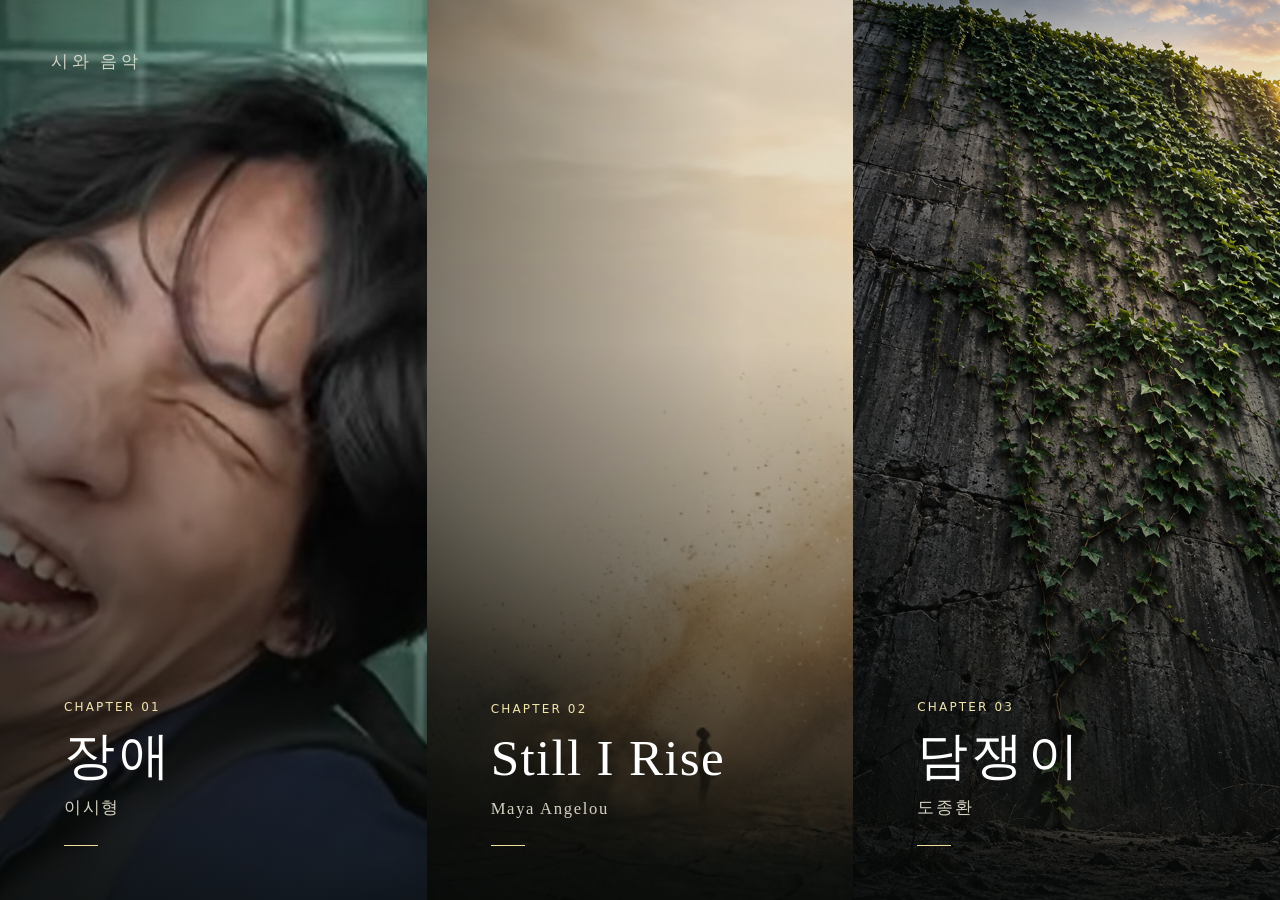
<file: index.html>
<!doctype html>
<html lang="ko">
<head>
  <meta charset="utf-8">
  <meta name="viewport" content="width=device-width,initial-scale=1">
  <title>시와 음악</title>
  <meta name="description" content="사진과 음악으로 읽는 세 편의 시.">
  <link rel="stylesheet" href="home.css">
</head>
<body>
  <h1 class="intro">시와 음악</h1>
  <main class="chapters" aria-label="시 선택">
    <a class="chapter" href="chapter1.html" style="--image:url('assets/portrait.png')">
      <span class="meta"><span class="number">CHAPTER 01</span><h2>장애</h2><span class="author">이시형</span><span class="enter" aria-hidden="true"></span></span>
    </a>
    <a class="chapter" href="chapter2.html" style="--image:url('assets/chapter2-bg.png')">
      <span class="meta"><span class="number">CHAPTER 02</span><h2>Still I Rise</h2><span class="author">Maya Angelou</span><span class="enter" aria-hidden="true"></span></span>
    </a>
    <a class="chapter" href="chapter3.html" style="--image:url('assets/chapter3-bg.png')">
      <span class="meta"><span class="number">CHAPTER 03</span><h2>담쟁이</h2><span class="author">도종환</span><span class="enter" aria-hidden="true"></span></span>
    </a>
  </main>
</body>
</html>
</file>
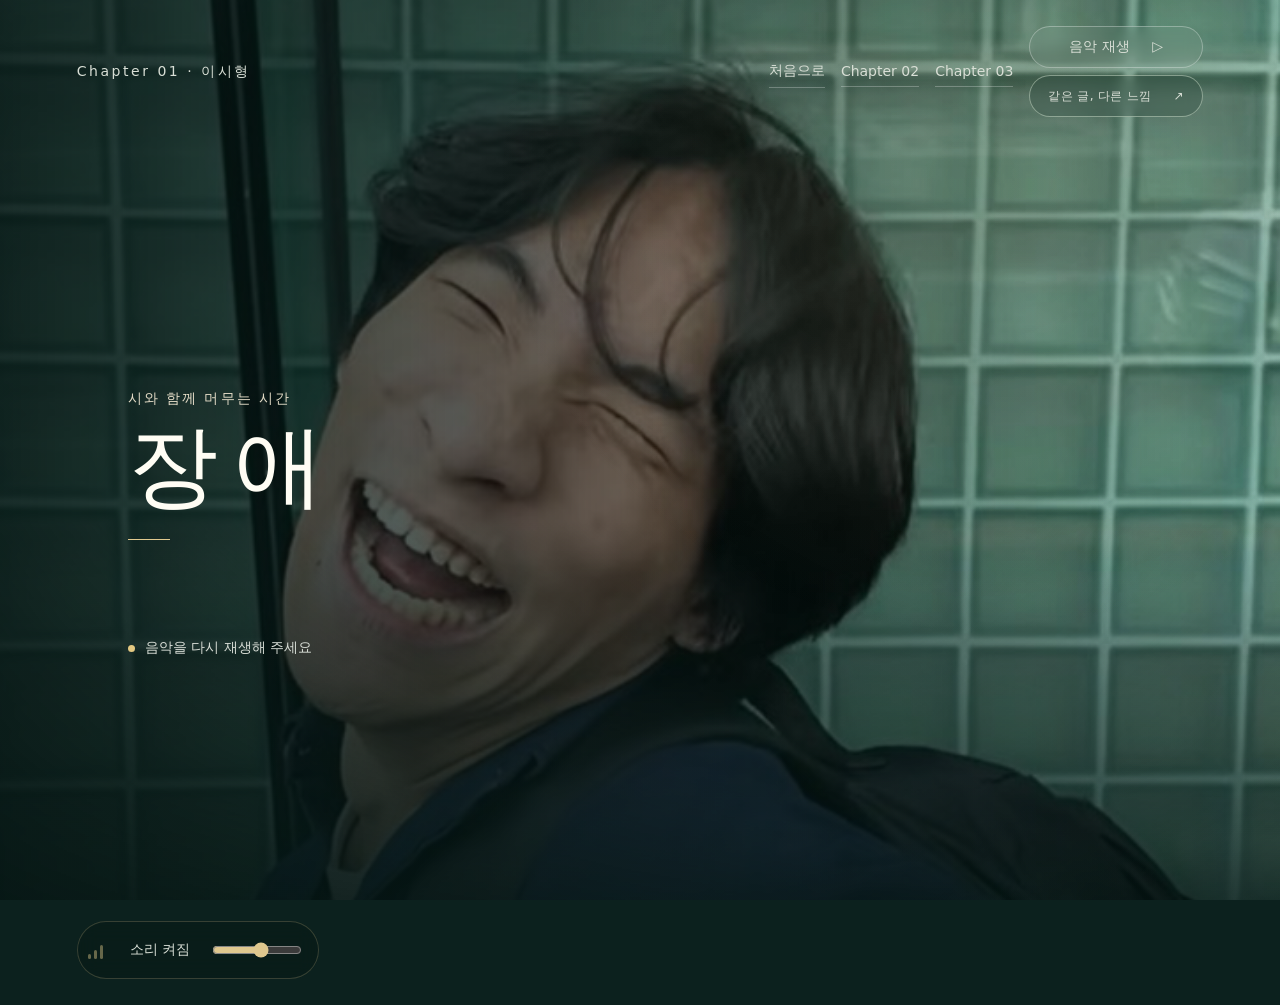
<file: chapter1.html>
<!doctype html>
<html lang="ko"><head><meta charset="utf-8"><meta name="viewport" content="width=device-width,initial-scale=1"><title>장애 — 이시형</title><meta name="description" content="이시형의 시, 장애. 사진과 음악으로 천천히 머무는 시간."><link rel="stylesheet" href="style.css?v=27"><link rel="icon" type="image/svg+xml" href="data:image/svg+xml,%3Csvg xmlns=%22http://www.w3.org/2000/svg%22 viewBox=%220 0 32 32%22%3E%3Crect width=%2232%22 height=%2232%22 rx=%227%22 fill=%22%23102422%22/%3E%3Cpath d=%22M8 10h16M8 16h12M8 22h16%22 stroke=%22%23ddc99e%22 stroke-width=%222%22/%3E%3C/svg%3E"></head>
<body><div class="background" aria-hidden="true"></div><div class="shade" aria-hidden="true"></div><div class="light" aria-hidden="true"></div>
<header><span>Chapter 01 · 이시형</span><nav><a href="index.html">처음으로</a><a href="chapter2.html">Chapter 02</a><a href="chapter3.html">Chapter 03</a><div class="play-controls"><button id="start" class="listen" aria-pressed="false">음악 재생 <span aria-hidden="true">▷</span></button><button id="alternate" class="listen alternate-listen" aria-pressed="false">같은 글, 다른 느낌 <span aria-hidden="true">↗</span></button></div></nav></header>
<main><div class="title"><span class="eyebrow">시와 함께 머무는 시간</span><h1>장애</h1><span class="rule" aria-hidden="true"></span></div>
<article class="poem" aria-label="장애, 이시형"><section class="verse first"><p>세상이 내가 너를 이겨냈다고 하여도</p><p>나는 너를 단 한 번도 극복한 적 없다</p><p>아무리 뿌리치려 애써봐도<br class="mobile"> 내 몸에 평생 철썩 붙어 다니는 너를</p><p>어떻게 이길 수가 있나</p></section><section class="verse second"><p>너 때문에 우는 날이 있어도</p><p>네가 있어도 웃는 날도 있더라</p></section><section class="verse third"><p>내가 해야 하는 것은</p><p>네가 붙어 있어도 웃기 위해</p><p>너와 함께 이 세상을<br class="mobile"> 극복하고 이겨야 되는 것이다</p></section></article>
<div class="listening"><span class="pulse" aria-hidden="true"></span><span id="status" role="status">음악을 틀면, 오늘의 이야기가 시작됩니다</span></div>
</main>
<footer><div class="sound"><span class="mood-mark endure" aria-hidden="true"><i></i><i></i><i></i></span><button id="mute" aria-label="음소거" aria-pressed="false">소리 켜짐</button><label for="volume">음량</label><input id="volume" type="range" min="0" max="1" step="0.05" value="0.55"></div></footer>
<audio id="audio" src="assets/bgm.mp4" preload="auto" loop></audio><script src="app.js?v=2"></script></body></html>
</file>
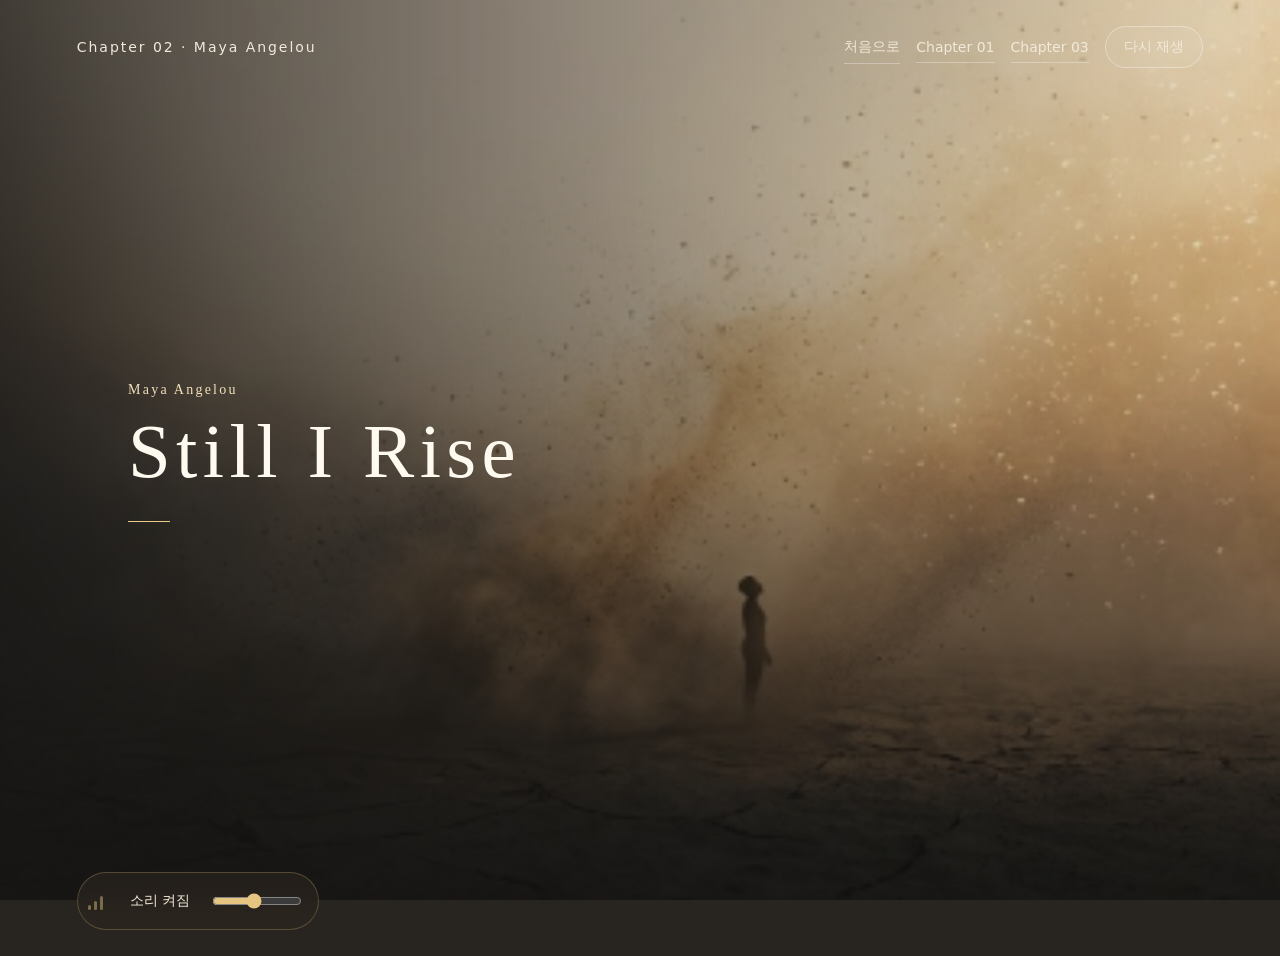
<file: chapter2.html>
<!doctype html>
<html lang="ko"><head><meta charset="utf-8"><meta name="viewport" content="width=device-width,initial-scale=1"><title>Still I Rise — Maya Angelou</title><meta name="description" content="Maya Angelou의 Still I Rise를 영어와 한국어로 천천히 읽는 시간."><link rel="stylesheet" href="chapter2.css"><link rel="icon" type="image/svg+xml" href="data:image/svg+xml,%3Csvg xmlns=%22http://www.w3.org/2000/svg%22 viewBox=%220 0 32 32%22%3E%3Crect width=%2232%22 height=%2232%22 rx=%227%22 fill=%22%232d2922%22/%3E%3Cpath d=%22M8 22c6-1 10-5 16-12%22 stroke=%22%23e9c985%22 stroke-width=%222%22 fill=%22none%22/%3E%3C/svg%3E"></head>
<body><div class="background" aria-hidden="true"></div><div class="veil" aria-hidden="true"></div><div class="sun" aria-hidden="true"></div>
<header><span>Chapter 02 · Maya Angelou</span><nav><a href="index.html">처음으로</a><a href="chapter1.html">Chapter 01</a><a href="chapter3.html">Chapter 03</a><button id="start" class="listen" aria-pressed="false">음악 재생 <span aria-hidden="true">▷</span></button></nav></header>
<main><div class="title"><span class="eyebrow">Maya Angelou</span><h1>Still I Rise</h1><span class="rule" aria-hidden="true"></span></div>
<article class="poem" aria-label="Still I Rise, Maya Angelou"><div class="pair"><p class="original">You may write me down in history</p><p class="translation">역사 속에 나를 함부로 적어 넣어도 좋다.</p></div><div class="pair"><p class="original">With your bitter, twisted lies,</p><p class="translation">쓰디쓴, 비틀린 거짓말로.</p></div><div class="pair"><p class="original">You may tread me in the very dirt</p><p class="translation">나를 흙바닥에 짓밟아도 좋다.</p></div><div class="pair"><p class="original">But still, like dust, I'll rise.</p><p class="translation">그래도, 먼지처럼, 나는 일어선다.</p></div><div class="pair"><p class="original">You may shoot me with your words,</p><p class="translation">너희가 말로 나를 쏘아대고,</p></div><div class="pair"><p class="original">You may cut me with your eyes,</p><p class="translation">눈빛으로 나를 베어내고,</p></div><div class="pair"><p class="original">You may kill me with your hatefulness,</p><p class="translation">증오로 나를 죽인다 해도,</p></div><div class="pair"><p class="original">But still, like air, I'll rise.</p><p class="translation">그래도, 공기처럼, 나는 일어선다.</p></div></article>

</main>
<footer><div class="sound"><span class="mood-mark rise" aria-hidden="true"><i></i><i></i><i></i></span><button id="mute" aria-label="음소거" aria-pressed="false">소리 켜짐</button><label for="volume">음량</label><input id="volume" type="range" min="0" max="1" step="0.05" value="0.45"></div></footer>
<audio id="audio" src="assets/chapter2-bgm.m4a" preload="metadata" loop></audio><script src="chapter2.js?v=2"></script></body></html>
</file>
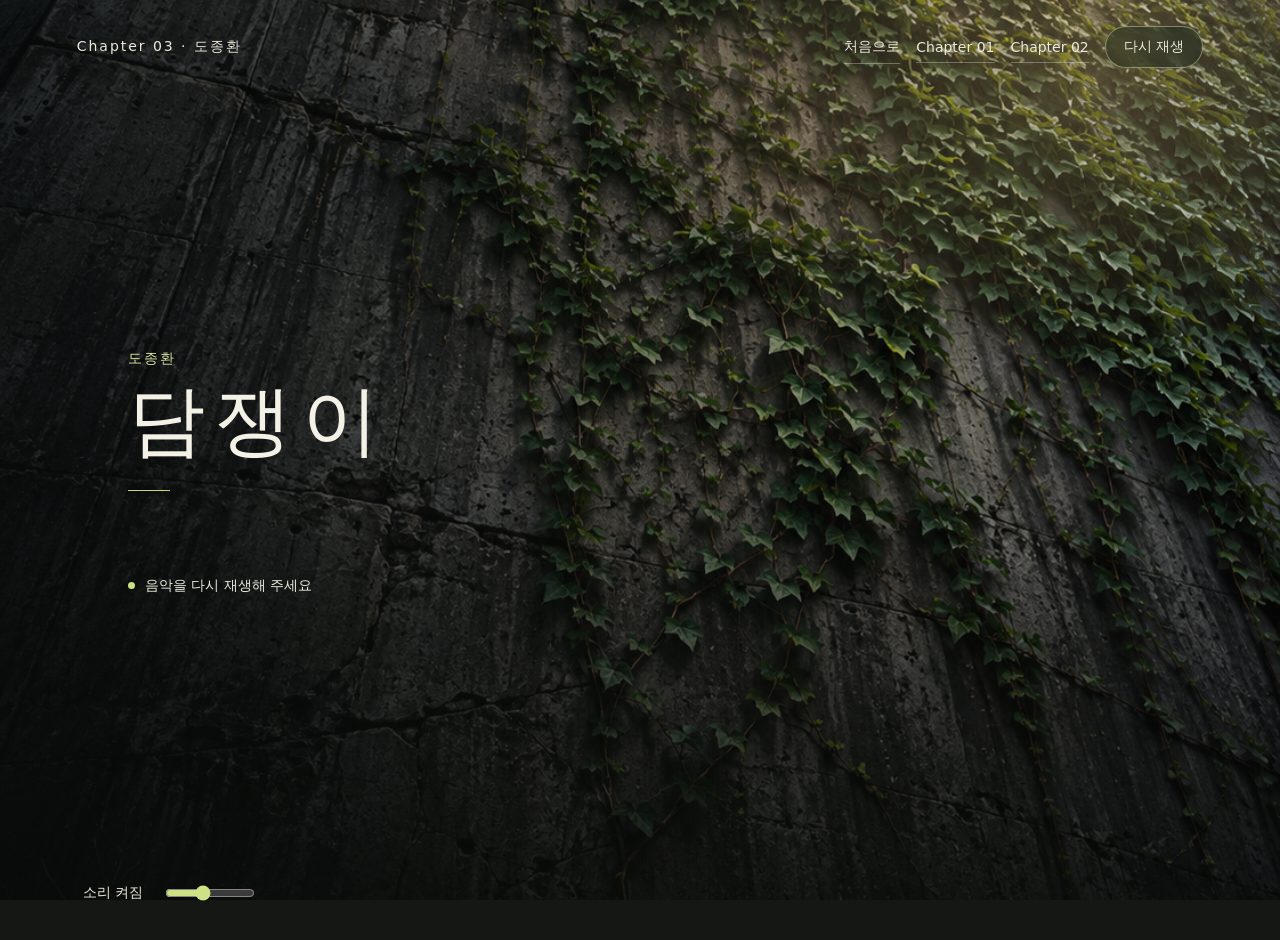
<file: chapter3.html>
<!doctype html>
<html lang="ko">
<head>
  <meta charset="utf-8">
  <meta name="viewport" content="width=device-width,initial-scale=1">
  <title>담쟁이 — 도종환</title>
  <meta name="description" content="도종환의 담쟁이를 음악과 함께 읽는 시간.">
  <link rel="stylesheet" href="chapter3.css?v=3">
</head>
<body>
  <div class="background" aria-hidden="true"></div>
  <div class="shade" aria-hidden="true"></div>
  <div class="light" aria-hidden="true"></div>
  <header>
    <span>Chapter 03 · 도종환</span>
    <nav>
      <a href="index.html">처음으로</a>
      <a href="chapter1.html">Chapter 01</a>
      <a href="chapter2.html">Chapter 02</a>
      <button id="start" class="listen" aria-pressed="false">음악 재생 <span aria-hidden="true">▷</span></button>
    </nav>
  </header>
  <main>
    <div class="title">
      <span class="eyebrow">도종환</span>
      <h1>담쟁이</h1>
      <span class="rule" aria-hidden="true"></span>
    </div>
    <article class="poem" aria-label="담쟁이, 도종환">
      <p class="line">저것은 벽</p>
      <p class="line">어쩔 수 없는 벽이라고 우리가 느낄 때</p>
      <p class="line">그때</p>
      <p class="line">담쟁이는 말없이 그 벽을 오른다.</p>
      <p class="line">물 한 방울 얻고 싶어서 한 잎 살아 남을 수 없는</p>
      <p class="line">저것은 절망의 벽이라고 말할 때</p>
      <p class="line">담쟁이는 서두르지 않고 앞으로 나아간다.</p>
      <p class="line">한 뼘이라도 꼭 여럿이 함께 손을 잡고 올라간다.</p>
      <p class="line">푸르게 절망을 다 덮을 때까지</p>
      <p class="line">바로 그 절망을 잡고 놓지 않는다.</p>
      <p class="line">저것은 넘을 수 없는 벽이라고 고개를 떨구고 있을 때</p>
      <p class="line">담쟁이 잎 하나는 담쟁이 잎 수천 개를 이끌고</p>
      <p class="line final">결국 그 벽을 넘는다.</p>
    </article>
    <div class="listening"><span class="pulse" aria-hidden="true"></span><span id="status" role="status">음악을 틀면 담쟁이가 벽을 올라갑니다</span></div>
  </main>
  <footer>
    <div class="sound">
      <button id="mute" aria-label="음소거" aria-pressed="false">소리 켜짐</button>
      <label for="volume">음량</label>
      <input id="volume" type="range" min="0" max="1" step="0.05" value="0.42">
    </div>

  </footer>
  <audio id="audio" src="assets/chapter3-bgm.m4a" preload="metadata" loop></audio>
  <script src="chapter3.js"></script>
</body>
</html>
</file>
<file: home.css>
*{box-sizing:border-box}
html{color-scheme:dark}
body{margin:0;min-height:100svh;background:#111410;color:#f8f6ed;font-family:Georgia,'Batang','바탕',serif}
.intro{position:fixed;z-index:2;left:clamp(22px,4vw,64px);top:clamp(22px,4vw,52px);margin:0;font-size:clamp(15px,1.3vw,18px);font-weight:400;letter-spacing:.22em;color:#f5f1e4cc;pointer-events:none}
.chapters{display:grid;grid-template-columns:repeat(3,1fr);min-height:100svh}
.chapter{position:relative;isolation:isolate;display:flex;align-items:flex-end;min-height:100svh;padding:clamp(30px,5vw,72px);overflow:hidden;color:#fff;text-decoration:none}
.chapter::before{content:'';position:absolute;z-index:-2;inset:0;background:var(--image) center/cover no-repeat;transform:scale(1.025);transition:transform 1.2s cubic-bezier(.22,.61,.36,1)}
.chapter::after{content:'';position:absolute;z-index:-1;inset:0;background:linear-gradient(0deg,rgba(7,10,8,.82),rgba(7,10,8,.08) 62%),linear-gradient(90deg,rgba(4,6,5,.42),transparent 74%);transition:background .8s ease}
.chapter:hover::before,.chapter:focus-visible::before{transform:scale(1.1)}
.chapter:hover::after,.chapter:focus-visible::after{background:linear-gradient(0deg,rgba(7,10,8,.58),rgba(7,10,8,.02) 66%),linear-gradient(90deg,rgba(4,6,5,.22),transparent 74%)}
.chapter:focus-visible{outline:3px solid #fff7ce;outline-offset:-7px}
.meta{position:relative;transform:translateY(10px);transition:transform .7s cubic-bezier(.22,.61,.36,1)}
.chapter:hover .meta,.chapter:focus-visible .meta{transform:translateY(0)}
.number{display:block;margin-bottom:14px;color:#f1e3ad;font-family:system-ui,sans-serif;font-size:12px;letter-spacing:.18em}
h2{margin:0;font-size:clamp(36px,4vw,66px);font-weight:400;letter-spacing:.08em;line-height:1.1}
.chapter:nth-child(2) h2{letter-spacing:.025em}
.author{display:block;margin-top:13px;color:#fff8e6d4;font-size:clamp(15px,1.3vw,19px);letter-spacing:.1em}
.enter{display:block;width:34px;height:1px;margin-top:26px;background:#f1df9e;transition:width .7s ease}
.chapter:hover .enter,.chapter:focus-visible .enter{width:76px}
@media(max-width:760px){.intro{position:absolute;left:26px;top:25px;font-size:13px}.chapters{grid-template-columns:1fr;grid-template-rows:repeat(3,1fr);min-height:100svh}.chapter{min-height:33.333svh;padding:28px}.chapter::before{background-position:center 45%}.chapter:nth-child(3)::before{background-position:center center}.number{margin-bottom:7px;font-size:10px}h2{font-size:35px}.author{margin-top:6px;font-size:14px}.enter{margin-top:14px}.chapter:hover::before{transform:scale(1.04)}}
@media(prefers-reduced-motion:reduce){*,*:before,*:after{transition:none!important}}
</file>
<file: style.css>
*{box-sizing:border-box}html{color-scheme:dark}body{margin:0;min-height:100svh;overflow-x:hidden;background:#0c211e;color:#fffdf4;font-family:Georgia,'Batang','바탕',serif}.background,.shade,.light{position:fixed;inset:0;pointer-events:none}.background{z-index:-3;background:url('assets/portrait.png') 56% 43%/cover no-repeat;animation:drift 60s ease-in-out infinite alternate}.shade{z-index:-2;background:linear-gradient(90deg,rgba(5,21,19,.88),rgba(5,21,19,.61) 45%,rgba(5,21,19,.16)),linear-gradient(0deg,rgba(5,21,19,.78),transparent 42%)}.light{z-index:-1;background:radial-gradient(ellipse 55% 75% at 76% 20%,#f5d58d1b,transparent 68%);animation:light-breath 24s ease-in-out infinite}header,footer{position:relative;transition:opacity .8s ease;display:flex;align-items:center;justify-content:space-between;padding:26px 6vw;color:#d9dfd6;font-family:system-ui,sans-serif;font-size:14px}header>span{letter-spacing:.18em}body[data-playing="true"] header,body[data-playing="true"] footer{opacity:.34}body[data-playing="true"] header:hover,body[data-playing="true"] footer:hover,body[data-playing="true"] header:focus-within,body[data-playing="true"] footer:focus-within{opacity:1}nav{display:flex;align-items:center;gap:16px}nav a{color:#d9dfd6;text-decoration:none;border-bottom:1px solid #ffffff42;padding:7px 0}button{min-height:42px;border:0;background:none;color:inherit;font:inherit;cursor:pointer}button:focus-visible,input:focus-visible,nav a:focus-visible{outline:2px solid #f2dba6;outline-offset:5px}.listen{padding:9px 18px;border:1px solid #ffffff4d;border-radius:99px;background:#ffffff0b;backdrop-filter:blur(8px);transition:background .4s}.listen:hover{background:#ffffff1e}.listen span{margin-left:18px}.listen[aria-pressed="true"]{border-color:#ecd18f;color:#fff0c7}main{min-height:calc(100svh - 148px);padding:6vh 10vw 5vh;display:flex;flex-direction:column;justify-content:center}.title{margin-bottom:clamp(32px,6vh,70px);transition:transform 1.6s ease}.eyebrow{display:block;color:#e5ddc8;font-size:14px;letter-spacing:.16em;margin-bottom:14px}h1{margin:0;font-weight:400;font-size:clamp(52px,7vw,94px);letter-spacing:.18em;line-height:1}.rule{display:block;width:42px;height:1px;margin-top:28px;background:#e0c98f}.poem{max-width:850px;max-height:0;overflow:hidden;opacity:0;display:flex;flex-direction:column;gap:clamp(29px,5vh,58px);transition:max-height 2.4s ease,opacity 1.2s ease}.verse{position:relative;padding-left:20px;border-left:1px solid #f5e3ae42;opacity:0;transition:opacity 1.2s ease}.verse:before{content:'';position:absolute;left:-3px;top:10px;width:5px;height:5px;border-radius:50%;background:#eed397;box-shadow:0 0 12px #f2d5808a}.verse p{margin:0;font-size:clamp(18px,1.6vw,25px);line-height:1.9;word-break:keep-all;opacity:0;filter:blur(5px);transform:translateY(8px)}.verse p.shown{animation:line-arrive 2s cubic-bezier(.22,.61,.36,1) forwards}body[data-revealed="true"] .title{transform:translateY(-8px)}body[data-revealed="true"] .poem{max-height:1200px;opacity:1}body[data-revealed="true"] .verse{opacity:1}body[data-revealed="true"] .verse:nth-child(1){transition-delay:.25s}body[data-revealed="true"] .verse:nth-child(2){transition-delay:.7s}body[data-revealed="true"] .verse:nth-child(3){transition-delay:1.15s}.sound{display:flex;align-items:center;gap:14px}.sound label{position:absolute;width:1px;height:1px;overflow:hidden;clip-path:inset(50%)}.sound input{width:90px;accent-color:#dfc78e}@keyframes drift{from{transform:scale(1.03) translate3d(-.5%,-.4%,0)}to{transform:scale(1.07) translate3d(.5%,.4%,0)}}@keyframes light-breath{0%,100%{opacity:.45}50%{opacity:.85}}@keyframes line-arrive{from{opacity:0;filter:blur(5px);transform:translateY(8px)}to{opacity:1;filter:blur(0);transform:translateY(0)}}@media(max-width:650px){header,footer{padding:18px 7vw}header{font-size:13px}nav{gap:10px}nav a{font-size:12px}main{min-height:calc(100svh - 130px);padding:7vh 8vw 5vh}.background{background-position:47% top;background-size:auto 100svh;animation:none;transform:none}.shade{background:linear-gradient(90deg,#071c1bea,#071c1b83),linear-gradient(0deg,#071c1bad,transparent 42%)}.title{margin-bottom:38px}h1{font-size:58px}.poem{gap:34px}body[data-revealed="true"] .poem{max-height:1500px}.verse{padding-left:15px}.verse p{font-size:18px;line-height:1.85}.mobile{display:block}.sound input{width:66px}.sound{gap:9px}}@media(prefers-reduced-motion:reduce){.poem{max-height:1200px;opacity:1}.verse,.verse p{opacity:1;filter:none;transform:none}*,*:before,*:after{animation:none!important;transition:none!important}}
.sound{padding:7px 14px 7px 10px;border:1px solid #e4d09435;border-radius:999px;background:#081b18a8;backdrop-filter:blur(10px)}.mood-mark{display:flex;align-items:flex-end;gap:3px;width:22px;height:18px}.mood-mark i{display:block;width:3px;border-radius:99px;background:#e9d28e;opacity:.42;transition:height .7s ease,opacity .7s ease}.mood-mark i:nth-child(1){height:5px}.mood-mark i:nth-child(2){height:9px}.mood-mark i:nth-child(3){height:14px}body[data-playing="true"] .mood-mark i{opacity:1;animation:endure 2.8s ease-in-out infinite}.mood-mark i:nth-child(2){animation-delay:.28s!important}.mood-mark i:nth-child(3){animation-delay:.56s!important}@keyframes endure{0%,100%{transform:translateY(0)}50%{transform:translateY(-3px)}}
.listening{display:flex;align-items:center;gap:10px;margin-top:clamp(30px,5vh,55px);font-family:system-ui,sans-serif;font-size:14px;color:#d9ded7}.pulse{width:7px;height:7px;border-radius:50%;background:#e4c982;box-shadow:0 0 0 0 #e4c98272;animation:pulse 3s ease-out infinite}@keyframes pulse{0%{box-shadow:0 0 0 0 #e4c98270}65%,100%{box-shadow:0 0 0 9px #e4c98200}}@media(max-width:650px){.listening{margin-top:36px;font-size:13px}}
.play-controls{display:flex;flex-direction:column;gap:7px;align-items:stretch}.alternate-listen{font-size:12px;letter-spacing:.03em;border-color:#d7e8d37a;background:#25433a45}.alternate-listen:hover{background:#315b4c75}.alternate-listen[aria-pressed="true"]{border-color:#e4f2bd;color:#f5ffd8}body[data-mode="alternate"] .light{background:radial-gradient(ellipse 55% 75% at 76% 20%,#d7f0a92b,transparent 68%);animation:friend-light 15s ease-in-out infinite}body[data-mode="alternate"] .verse p.shown{animation:friend-arrive 2.25s cubic-bezier(.22,.61,.36,1) forwards}@keyframes friend-arrive{from{opacity:0;filter:blur(3px);letter-spacing:.015em;transform:translateY(5px)}to{opacity:1;filter:blur(0);letter-spacing:0;transform:translateY(0)}}@keyframes friend-light{0%,100%{opacity:.42}50%{opacity:.9}}@media(max-width:650px){.play-controls{gap:5px}.alternate-listen{font-size:11px;padding:7px 12px}.alternate-listen span{margin-left:10px}}
</file>
<file: chapter2.css>
*{box-sizing:border-box}html{color-scheme:dark}body{margin:0;min-height:100svh;overflow-x:hidden;background:#28241f;color:#fffaf0;font-family:Georgia,'Batang','바탕',serif}.background,.veil,.sun{position:fixed;inset:0;pointer-events:none}.background{z-index:-3;background:url('assets/chapter2-bg.png') center bottom/cover no-repeat;animation:drift 70s ease-in-out infinite alternate}.veil{z-index:-2;background:linear-gradient(90deg,rgba(25,23,21,.78),rgba(25,23,21,.38) 48%,rgba(25,23,21,.08)),linear-gradient(0deg,rgba(20,19,18,.7),transparent 48%)}.sun{z-index:-1;background:radial-gradient(ellipse 50% 50% at 82% 20%,#ffe8b344,transparent 72%);animation:light-breath 28s ease-in-out infinite}header,footer{position:relative;transition:opacity .8s ease;display:flex;align-items:center;justify-content:space-between;padding:26px 6vw;color:#f1e9da;font-family:system-ui,sans-serif;font-size:14px}header>span{letter-spacing:.14em}body[data-playing="true"] header,body[data-playing="true"] footer{opacity:.34}body[data-playing="true"] header:hover,body[data-playing="true"] footer:hover,body[data-playing="true"] header:focus-within,body[data-playing="true"] footer:focus-within{opacity:1}nav{display:flex;align-items:center;gap:16px}nav a{color:#f1e9da;text-decoration:none;border-bottom:1px solid #ffffff4c;padding:7px 0}button{min-height:42px;border:0;background:none;color:inherit;font:inherit;cursor:pointer}button:focus-visible,input:focus-visible,nav a:focus-visible{outline:2px solid #f7dfa9;outline-offset:5px}.listen{padding:9px 18px;border:1px solid #ffffff5b;border-radius:99px;background:#ffffff0d;backdrop-filter:blur(8px);transition:background .4s}.listen:hover{background:#ffffff22}.listen span{margin-left:18px}.listen[aria-pressed="true"]{border-color:#f3d290;color:#fff2cc}main{min-height:calc(100svh - 148px);padding:6vh 10vw 5vh;display:flex;flex-direction:column;justify-content:center}.title{margin-bottom:clamp(32px,5vh,58px);transition:transform 1.5s ease}.eyebrow{display:block;color:#f2dfba;font-size:14px;letter-spacing:.16em;margin-bottom:14px}h1{margin:0;font-weight:400;font-size:clamp(42px,6vw,82px);letter-spacing:.07em;line-height:1.05}.rule{display:block;width:42px;height:1px;margin-top:28px;background:#edca85}.poem{max-width:890px;max-height:0;overflow:hidden;opacity:0;display:flex;flex-direction:column;gap:clamp(28px,4.2vh,48px);transition:max-height 2.4s ease,opacity 1.2s ease}.pair{border-left:1px solid #f6dda15c;padding-left:20px}.pair p{margin:0;opacity:0;filter:blur(5px);transform:translateY(8px)}.original{font-family:Georgia,serif;font-size:clamp(19px,1.8vw,27px);line-height:1.45;letter-spacing:.01em}.translation{margin-top:8px!important;color:#f7e4bf;font-size:clamp(16px,1.4vw,21px);line-height:1.7;word-break:keep-all}.pair.shown .original{animation:line-arrive 2s cubic-bezier(.22,.61,.36,1) forwards}.pair.shown .translation{animation:line-arrive 2s .48s cubic-bezier(.22,.61,.36,1) forwards}body[data-revealed="true"] .title{transform:translateY(-8px)}body[data-revealed="true"] .poem{max-height:1500px;opacity:1}.sound{display:flex;align-items:center;gap:14px}.sound label{position:absolute;width:1px;height:1px;overflow:hidden;clip-path:inset(50%)}.sound input{width:90px;accent-color:#e6c580}@keyframes drift{from{transform:scale(1.02) translate3d(-.4%,-.3%,0)}to{transform:scale(1.07) translate3d(.4%,.3%,0)}}@keyframes light-breath{0%,100%{opacity:.42}50%{opacity:.85}}@keyframes line-arrive{from{opacity:0;filter:blur(5px);transform:translateY(8px)}to{opacity:1;filter:blur(0);transform:translateY(0)}}@media(max-width:650px){header,footer{padding:18px 7vw}header{font-size:12px}nav{gap:10px}nav a{font-size:12px}main{min-height:calc(100svh - 130px);padding:7vh 8vw 5vh}.background{background-position:center bottom}.veil{background:linear-gradient(90deg,#28231fdb,#28231f7a),linear-gradient(0deg,#28231fa8,transparent 45%)}.title{margin-bottom:38px}h1{font-size:49px}.poem{gap:34px}body[data-revealed="true"] .poem{max-height:1800px}.pair{padding-left:15px}.original{font-size:19px}.translation{font-size:17px}.sound input{width:66px}.sound{gap:9px}}@media(prefers-reduced-motion:reduce){.poem{max-height:1800px;opacity:1}.pair p{opacity:1;filter:none;transform:none}*,*:before,*:after{animation:none!important;transition:none!important}}
.sound{padding:7px 14px 7px 10px;border:1px solid #f4d68e3b;border-radius:999px;background:#2b251fa8;backdrop-filter:blur(10px)}.mood-mark{display:flex;align-items:flex-end;gap:3px;width:22px;height:18px}.mood-mark i{display:block;width:3px;border-radius:99px;background:#f4d38a;opacity:.42;transition:height .7s ease,opacity .7s ease}.mood-mark i:nth-child(1){height:5px}.mood-mark i:nth-child(2){height:9px}.mood-mark i:nth-child(3){height:14px}body[data-playing="true"] .mood-mark i{opacity:1;animation:rise 2.5s ease-in-out infinite}.mood-mark i:nth-child(2){animation-delay:.23s!important}.mood-mark i:nth-child(3){animation-delay:.46s!important}@keyframes rise{0%,100%{transform:translateY(0);opacity:.5}50%{transform:translateY(-5px);opacity:1}}
.listening{display:flex;align-items:center;gap:10px;margin-top:clamp(30px,5vh,55px);font-family:system-ui,sans-serif;font-size:14px;color:#f0e9dc}.pulse{width:7px;height:7px;border-radius:50%;background:#eed092;box-shadow:0 0 0 0 #e4c98272;animation:pulse 3s ease-out infinite}@keyframes pulse{0%{box-shadow:0 0 0 0 #e4c98270}65%,100%{box-shadow:0 0 0 9px #e4c98200}}@media(max-width:650px){.listening{margin-top:36px;font-size:13px}}
</file>
<file: chapter3.css>
*{box-sizing:border-box}
html{color-scheme:dark}
body{margin:0;min-height:100svh;overflow-x:hidden;background:#141713;color:#f4f1e7;font-family:Georgia,'Batang','바탕',serif}
.background,.shade,.light{position:fixed;inset:0;pointer-events:none}
.background{z-index:-3;background:url('assets/chapter3-bg.png') center center/cover no-repeat;animation:wall-breathe 58s ease-in-out infinite alternate}
.shade{z-index:-2;background:linear-gradient(90deg,rgba(9,12,10,.78),rgba(12,15,12,.51) 48%,rgba(14,16,12,.13)),linear-gradient(0deg,rgba(7,9,7,.78),transparent 57%)}
.light{z-index:-1;background:radial-gradient(ellipse 53% 43% at 86% 8%,#ffd98f42,transparent 76%);animation:light-rises 25s ease-in-out infinite}
header,footer{position:relative;transition:opacity .8s ease;display:flex;align-items:center;justify-content:space-between;padding:26px 6vw;color:#ede9db;font-family:system-ui,sans-serif;font-size:14px}
header>span{letter-spacing:.14em}body[data-playing="true"] header,body[data-playing="true"] footer{opacity:.34}body[data-playing="true"] header:hover,body[data-playing="true"] footer:hover,body[data-playing="true"] header:focus-within,body[data-playing="true"] footer:focus-within{opacity:1}
nav{display:flex;align-items:center;gap:16px}
nav a{color:#ede9db;text-decoration:none;border-bottom:1px solid #ffffff4c;padding:7px 0}
button{min-height:42px;border:0;background:none;color:inherit;font:inherit;cursor:pointer}
button:focus-visible,input:focus-visible,nav a:focus-visible{outline:2px solid #d8e99a;outline-offset:5px}
.listen{padding:9px 18px;border:1px solid #dfe9bc73;border-radius:99px;background:#15201871;backdrop-filter:blur(8px);transition:background .4s}
.listen:hover{background:#2331229c}
.listen span{margin-left:18px}
.listen[aria-pressed="true"]{border-color:#dbe995;color:#fbffe7}
main{min-height:calc(100svh - 148px);padding:5.5vh 10vw 5vh;display:flex;flex-direction:column;justify-content:center}
.title{margin-bottom:clamp(30px,5vh,52px);transition:transform 1.7s ease}
.eyebrow{display:block;color:#d9e5a5;font-size:14px;letter-spacing:.16em;margin-bottom:14px}
h1{margin:0;font-weight:400;font-size:clamp(44px,6vw,82px);letter-spacing:.13em;line-height:1.05}
.rule{display:block;width:42px;height:1px;margin-top:28px;background:#c4da7b}
.poem{max-width:900px;max-height:0;overflow:hidden;opacity:0;display:flex;flex-direction:column;gap:clamp(16px,2.6vh,28px);transition:max-height 1.7s ease,opacity 1.1s ease}
.line{margin:0;max-width:100%;color:#f7f5ec;font-size:clamp(20px,1.8vw,28px);font-weight:400;line-height:1.55;letter-spacing:.02em;word-break:keep-all;opacity:0;filter:blur(4px);transform:translate3d(-7px,7px,0)}
.line::before{content:'';display:inline-block;width:0;height:1px;margin:0 0 .36em;background:#cbdf8d;vertical-align:middle;transition:width 1.25s cubic-bezier(.22,.61,.36,1),margin .7s ease}
.line.shown{animation:climb-in 1.55s cubic-bezier(.22,.61,.36,1) forwards}
.line.shown::before{width:24px;margin-right:13px}
.line.final{color:#f1ffc0;font-size:clamp(24px,2.1vw,33px);margin-top:clamp(10px,2vh,20px)}
.line.final.shown::before{width:38px;background:#efffac}
body[data-revealed="true"] .title{transform:translateY(-7px)}
body[data-revealed="true"] .poem{max-height:1600px;opacity:1}
.listening{display:flex;align-items:center;gap:10px;margin-top:clamp(28px,4.5vh,50px);font-family:system-ui,sans-serif;font-size:14px;color:#e9ebdd}
.pulse{width:7px;height:7px;border-radius:50%;background:#c8e27f;box-shadow:0 0 0 0 #c8e27f6b;animation:pulse 3.2s ease-out infinite}
.sound{display:flex;align-items:center;gap:14px}
.sound label{position:absolute;width:1px;height:1px;overflow:hidden;clip-path:inset(50%)}
.sound input{width:90px;accent-color:#cce285}
@keyframes pulse{0%{box-shadow:0 0 0 0 #c8e27f6b}65%,100%{box-shadow:0 0 0 9px #c8e27f00}}
@keyframes wall-breathe{from{transform:scale(1.015) translate3d(-.25%,.2%,0)}to{transform:scale(1.055) translate3d(.35%,-.2%,0)}}
@keyframes light-rises{0%,100%{opacity:.38;transform:translateY(1%)}50%{opacity:.87;transform:translateY(-1%)}}
@keyframes climb-in{from{opacity:0;filter:blur(4px);transform:translate3d(-7px,7px,0)}to{opacity:1;filter:blur(0);transform:translate3d(0,0,0)}}

@media(max-width:650px){header,footer{padding:18px 7vw}header{font-size:12px}nav{gap:10px}nav a{font-size:12px}main{min-height:calc(100svh - 130px);padding:6vh 8vw 5vh}.background{background-position:54% center}.shade{background:linear-gradient(90deg,#0c0f0bde,#0b0e0b8a),linear-gradient(0deg,#080a08ba,transparent 49%)}.title{margin-bottom:36px}h1{font-size:51px}.poem{gap:21px}.line{font-size:19px}.line::before{display:none}.line.final{font-size:24px;margin-top:8px}.listening{margin-top:34px;font-size:13px}.sound{gap:9px}.sound input{width:66px}}
@media(prefers-reduced-motion:reduce){.poem{max-height:1800px;opacity:1}.line{opacity:1;filter:none;transform:none}*,*:before,*:after{animation:none!important;transition:none!important}}
</file>
